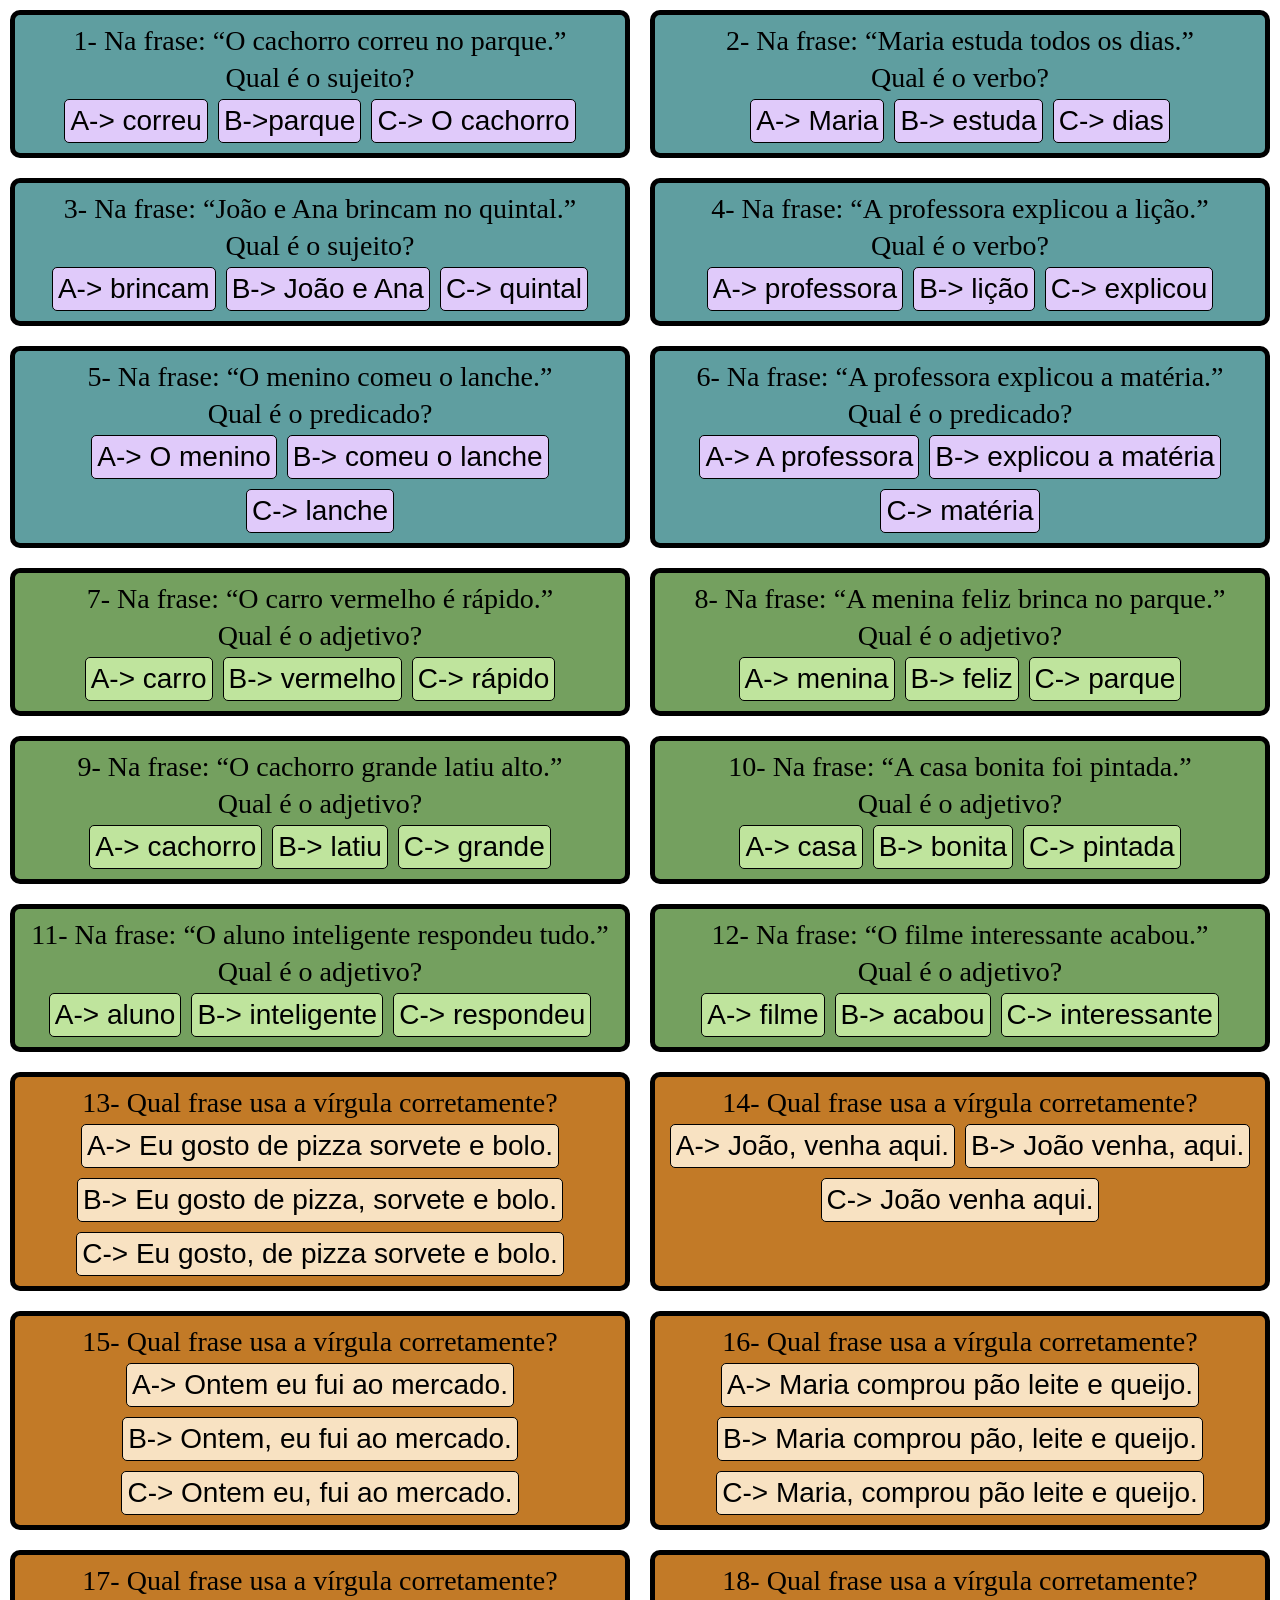
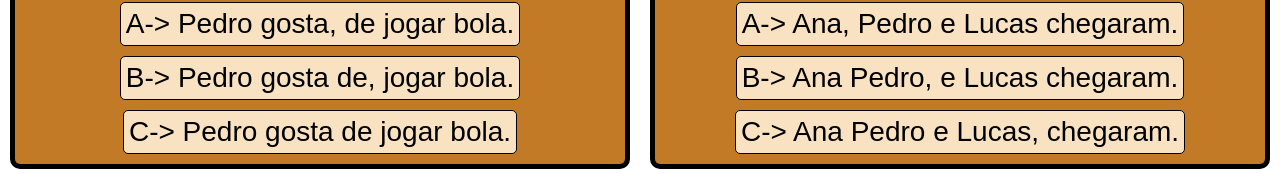
<file: index.html>
<!DOCTYPE html>

<html xmlns="http://www.w3.org/1999/xhtml">

<head>
	<meta http-equiv="Content-Type" content="text/html; charset=utf-8" />
	<title>Perguntas</title>
	<meta name="viewport" content="width=device-width, initial-scale=1.0">
	<link type="text/css" rel="stylesheet" href="./src/style.css" />
	<script type="text/javascript" src=""></script>
</head>

<body>
	<div class="container">
		<div class="ask-box ask-type1">
			<span>1- Na frase: “O cachorro correu no parque.”</span>
			<span>Qual é o sujeito?</span>
			<div class="respostas">
				<button onclick="opErrada(this)">A-> correu</button>
				<button onclick="opErrada(this)">B->parque</button>
				<button onclick="opCerta(this)" class="correta">C-> O cachorro</button>
			</div>
		</div>

		<div class="ask-box ask-type1">
			<span>2- Na frase: “Maria estuda todos os dias.”</span>
			<span>Qual é o verbo?</span>
			<div class="respostas">
				<button onclick="opErrada(this)">A-> Maria</button>
				<button onclick="opCerta(this)" class="correta">B-> estuda</button>
				<button onclick="opErrada(this)">C-> dias</button>
			</div>
		</div>

		<div class="ask-box ask-type1">
			<span>3- Na frase: “João e Ana brincam no quintal.”</span>
			<span>Qual é o sujeito?</span>
			<div class="respostas">
				<button onclick="opErrada(this)">A-> brincam</button>
				<button onclick="opCerta(this)" class="correta">B-> João e Ana</button>
				<button onclick="opErrada(this)">C-> quintal</button>
			</div>
		</div>

		<div class="ask-box ask-type1">
			<span>4- Na frase: “A professora explicou a lição.”</span>
			<span>Qual é o verbo?</span>
			<div class="respostas">
				<button onclick="opErrada(this)">A-> professora</button>
				<button onclick="opErrada(this)">B-> lição</button>
				<button onclick="opCerta(this)" class="correta">C-> explicou</button>
			</div>
		</div>

		<div class="ask-box ask-type1">
			<span>5- Na frase: “O menino comeu o lanche.”</span>
			<span>Qual é o predicado?</span>
			<div class="respostas">
				<button onclick="opErrada(this)">A-> O menino</button>
				<button onclick="opCerta(this)" class="correta">B-> comeu o lanche</button>
				<button onclick="opErrada(this)">C-> lanche</button>
			</div>
		</div>

		<div class="ask-box ask-type1">
			<span>6- Na frase: “A professora explicou a matéria.”</span>
			<span>Qual é o predicado?</span>
			<div class="respostas">
				<button onclick="opErrada(this)">A-> A professora</button>
				<button onclick="opCerta(this)" class="correta">B-> explicou a matéria</button>
				<button onclick="opErrada(this)">C-> matéria</button>
			</div>
		</div>

		<div class="ask-box ask-type2">
			<span>7- Na frase: “O carro vermelho é rápido.”</span>
			<span>Qual é o adjetivo?</span>
			<div class="respostas">
				<button onclick="opErrada(this)">A-> carro</button>
				<button onclick="opCerta(this)" class="correta">B-> vermelho</button>
				<button onclick="opErrada(this)">C-> rápido</button>
			</div>
		</div>

		<div class="ask-box ask-type2">
			<span>8- Na frase: “A menina feliz brinca no parque.”</span>
			<span>Qual é o adjetivo?</span>
			<div class="respostas">
				<button onclick="opErrada(this)">A-> menina</button>
				<button onclick="opCerta(this)" class="correta">B-> feliz</button>
				<button onclick="opErrada(this)">C-> parque</button>
			</div>
		</div>

		<div class="ask-box ask-type2">
			<span>9- Na frase: “O cachorro grande latiu alto.”</span>
			<span>Qual é o adjetivo?</span>
			<div class="respostas">
				<button onclick="opErrada(this)">A-> cachorro</button>
				<button onclick="opErrada(this)">B-> latiu</button>
				<button onclick="opCerta(this)" class="correta">C-> grande</button>
			</div>
		</div>

		<div class="ask-box ask-type2">
			<span>10- Na frase: “A casa bonita foi pintada.”</span>
			<span>Qual é o adjetivo?</span>
			<div class="respostas">
				<button onclick="opErrada(this)">A-> casa</button>
				<button onclick="opCerta(this)" class="correta">B-> bonita</button>
				<button onclick="opErrada(this)">C-> pintada</button>
			</div>
		</div>

		<div class="ask-box ask-type2">
			<span>11- Na frase: “O aluno inteligente respondeu tudo.”</span>
			<span>Qual é o adjetivo?</span>
			<div class="respostas">
				<button onclick="opErrada(this)">A-> aluno</button>
				<button onclick="opCerta(this)" class="correta">B-> inteligente</button>
				<button onclick="opErrada(this)">C-> respondeu</button>
			</div>
		</div>

		<div class="ask-box ask-type2">
			<span>12- Na frase: “O filme interessante acabou.”</span>
			<span>Qual é o adjetivo?</span>
			<div class="respostas">
				<button onclick="opErrada(this)">A-> filme</button>
				<button onclick="opErrada(this)">B-> acabou</button>
				<button onclick="opCerta(this)" class="correta">C-> interessante</button>
			</div>
		</div>

		<div class="ask-box ask-type3">
			<span>13- Qual frase usa a vírgula corretamente?</span>
			<div class="respostas">
				<button onclick="opErrada(this)">A-> Eu gosto de pizza sorvete e bolo.</button>
				<button onclick="opCerta(this)" class="correta">B-> Eu gosto de pizza, sorvete e bolo.</button>
				<button onclick="opErrada(this)">C-> Eu gosto, de pizza sorvete e bolo.</button>
			</div>
		</div>

		<div class="ask-box ask-type3">
			<span>14- Qual frase usa a vírgula corretamente?</span>
			<div class="respostas">
				<button onclick="opCerta(this)" class="correta">A-> João, venha aqui.</button>
				<button onclick="opErrada(this)">B-> João venha, aqui.</button>
				<button onclick="opErrada(this)">C-> João venha aqui.</button>
			</div>
		</div>

		<div class="ask-box ask-type3">
			<span>15- Qual frase usa a vírgula corretamente?</span>
			<div class="respostas">
				<button onclick="opErrada(this)">A-> Ontem eu fui ao mercado.</button>
				<button onclick="opCerta(this)" class="correta">B-> Ontem, eu fui ao mercado.</button>
				<button onclick="opErrada(this)">C-> Ontem eu, fui ao mercado.</button>
			</div>
		</div>

		<div class="ask-box ask-type3">
			<span>16- Qual frase usa a vírgula corretamente?</span>
			<div class="respostas">
				<button onclick="opErrada(this)">A-> Maria comprou pão leite e queijo.</button>
				<button onclick="opCerta(this)" class="correta">B-> Maria comprou pão, leite e queijo.</button>
				<button onclick="opErrada(this)">C-> Maria, comprou pão leite e queijo.</button>
			</div>
		</div>

		<div class="ask-box ask-type3">
			<span>17- Qual frase usa a vírgula corretamente?</span>
			<div class="respostas">
				<button onclick="opErrada(this)">A-> Pedro gosta, de jogar bola.</button>
				<button onclick="opErrada(this)">B-> Pedro gosta de, jogar bola.</button>
				<button onclick="opCerta(this)" class="correta">C-> Pedro gosta de jogar bola.</button>
			</div>
		</div>

		<div class="ask-box ask-type3">
			<span>18- Qual frase usa a vírgula corretamente?</span>
			<div class="respostas">
				<button onclick="opCerta(this)" class="correta">A-> Ana, Pedro e Lucas chegaram.</button>
				<button onclick="opErrada(this)">B-> Ana Pedro, e Lucas chegaram.</button>
				<button onclick="opErrada(this)">C-> Ana Pedro e Lucas, chegaram.</button>
			</div>
		</div>
	</div>

	<script>
		function opCerta(botao) {
			botao.classList.add("certo");
			desativarBotoes(botao);
		}

		function opErrada(botao) {
			botao.classList.add("errado");
			mostrarCorreta(botao);
			desativarBotoes(botao);
		}

		function desativarBotoes(botao) {
			const caixa = botao.closest(".ask-box");
			const botoes = caixa.querySelectorAll("button");

			botoes.forEach((botao) => {
				botao.disabled = true;
			});
		}

		function mostrarCorreta(botao) {
			const caixa = botao.closest(".ask-box");
			const botaoCerto = caixa.querySelector(".correta");

			botaoCerto.classList.add("certo");
		}
	</script>
</body>

</html>
</file>
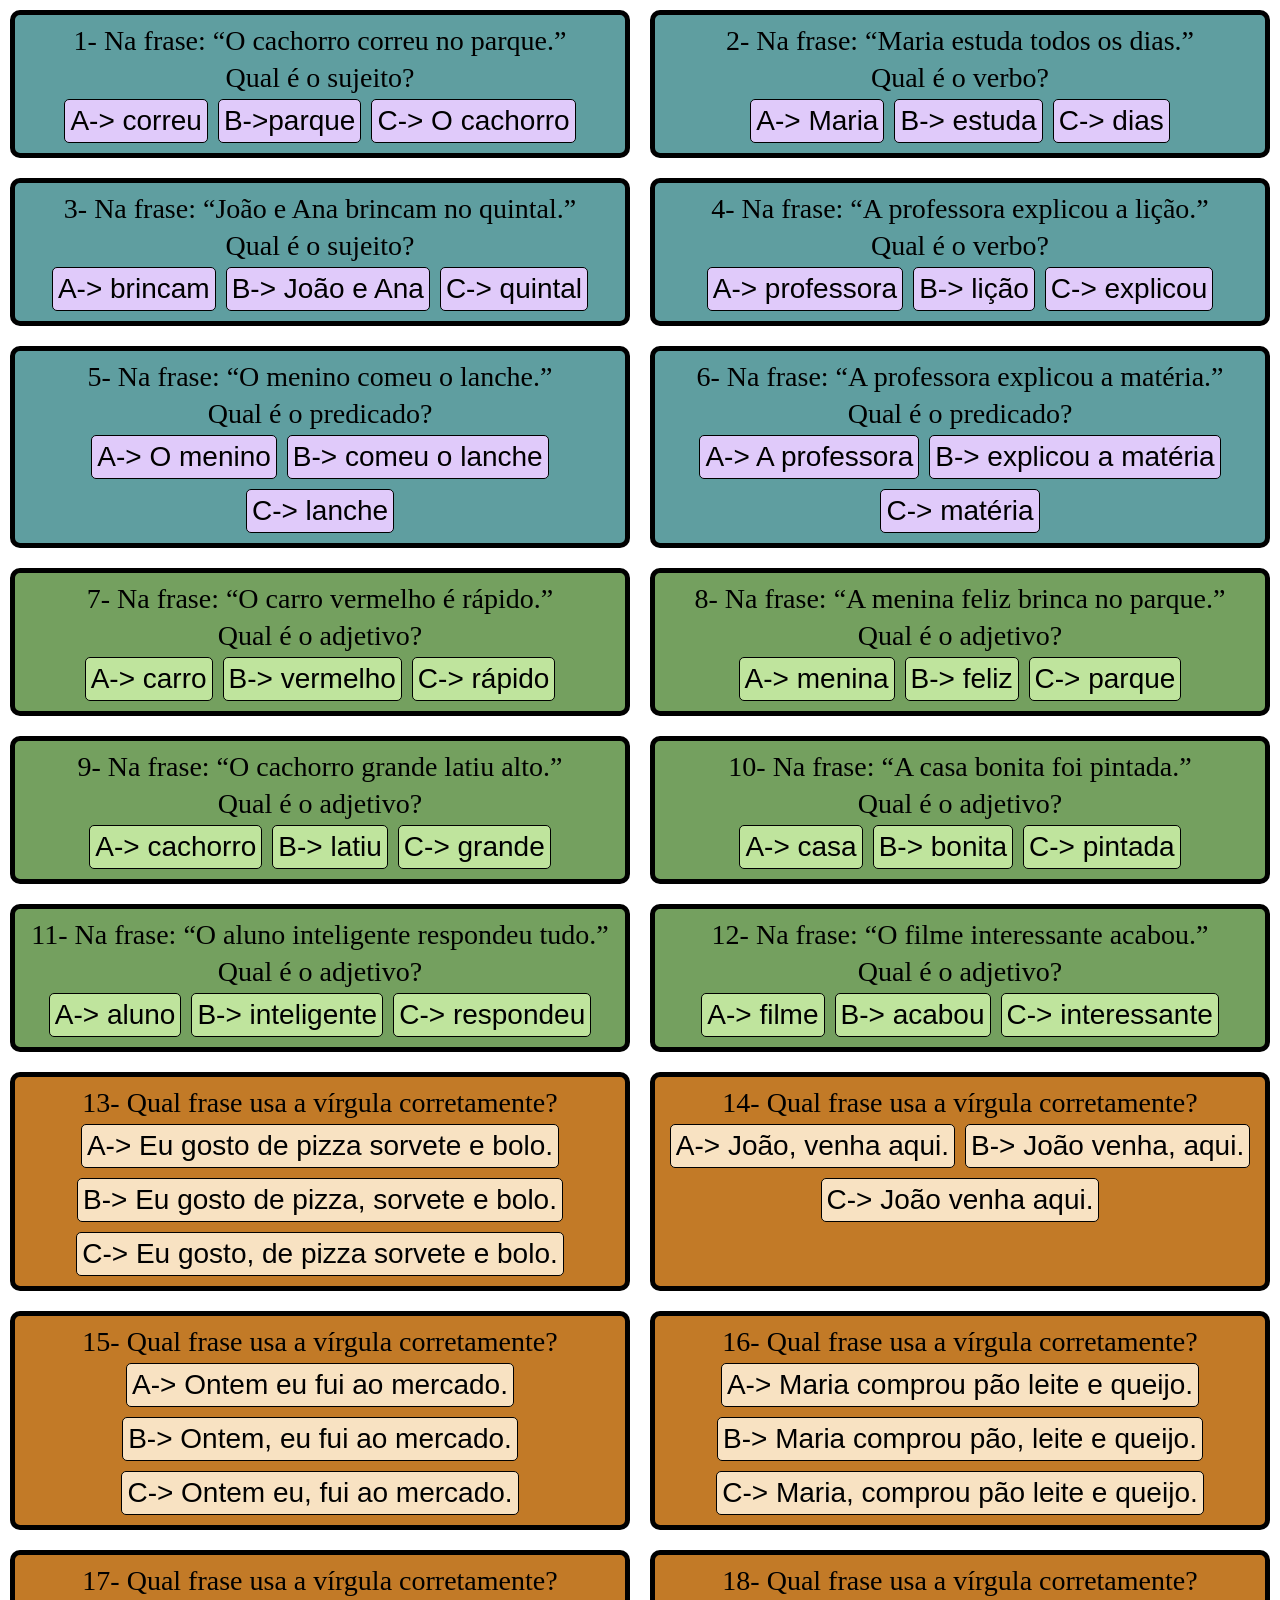
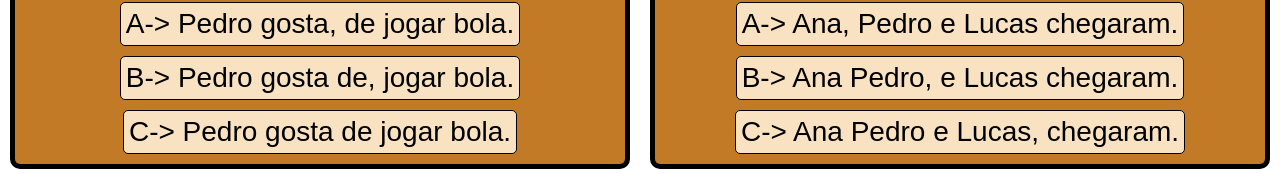
<file: src/index.html>
<!DOCTYPE html>

<html xmlns="http://www.w3.org/1999/xhtml">

<head>
	<meta http-equiv="Content-Type" content="text/html; charset=utf-8" />
	<title>Prototipo</title>
	<meta name="viewport" content="width=device-width, initial-scale=1.0">
	<link type="text/css" rel="stylesheet" href="style.css" />
	<script type="text/javascript" src=""></script>
</head>

<body>
	<div class="container">
		<div class="ask-box ask-type1">
			<span>1- Na frase: “O cachorro correu no parque.”</span>
			<span>Qual é o sujeito?</span>
			<div class="respostas">
				<button onclick="opErrada(this)">A-> correu</button>
				<button onclick="opErrada(this)">B->parque</button>
				<button onclick="opCerta(this)" class="correta">C-> O cachorro</button>
			</div>
		</div>

		<div class="ask-box ask-type1">
			<span>2- Na frase: “Maria estuda todos os dias.”</span>
			<span>Qual é o verbo?</span>
			<div class="respostas">
				<button onclick="opErrada(this)">A-> Maria</button>
				<button onclick="opCerta(this)" class="correta">B-> estuda</button>
				<button onclick="opErrada(this)">C-> dias</button>
			</div>
		</div>

		<div class="ask-box ask-type1">
			<span>3- Na frase: “João e Ana brincam no quintal.”</span>
			<span>Qual é o sujeito?</span>
			<div class="respostas">
				<button onclick="opErrada(this)">A-> brincam</button>
				<button onclick="opCerta(this)" class="correta">B-> João e Ana</button>
				<button onclick="opErrada(this)">C-> quintal</button>
			</div>
		</div>

		<div class="ask-box ask-type1">
			<span>4- Na frase: “A professora explicou a lição.”</span>
			<span>Qual é o verbo?</span>
			<div class="respostas">
				<button onclick="opErrada(this)">A-> professora</button>
				<button onclick="opErrada(this)">B-> lição</button>
				<button onclick="opCerta(this)" class="correta">C-> explicou</button>
			</div>
		</div>

		<div class="ask-box ask-type1">
			<span>5- Na frase: “O menino comeu o lanche.”</span>
			<span>Qual é o predicado?</span>
			<div class="respostas">
				<button onclick="opErrada(this)">A-> O menino</button>
				<button onclick="opCerta(this)" class="correta">B-> comeu o lanche</button>
				<button onclick="opErrada(this)">C-> lanche</button>
			</div>
		</div>

		<div class="ask-box ask-type1">
			<span>6- Na frase: “A professora explicou a matéria.”</span>
			<span>Qual é o predicado?</span>
			<div class="respostas">
				<button onclick="opErrada(this)">A-> A professora</button>
				<button onclick="opCerta(this)" class="correta">B-> explicou a matéria</button>
				<button onclick="opErrada(this)">C-> matéria</button>
			</div>
		</div>

		<div class="ask-box ask-type2">
			<span>7- Na frase: “O carro vermelho é rápido.”</span>
			<span>Qual é o adjetivo?</span>
			<div class="respostas">
				<button onclick="opErrada(this)">A-> carro</button>
				<button onclick="opCerta(this)" class="correta">B-> vermelho</button>
				<button onclick="opErrada(this)">C-> rápido</button>
			</div>
		</div>

		<div class="ask-box ask-type2">
			<span>8- Na frase: “A menina feliz brinca no parque.”</span>
			<span>Qual é o adjetivo?</span>
			<div class="respostas">
				<button onclick="opErrada(this)">A-> menina</button>
				<button onclick="opCerta(this)" class="correta">B-> feliz</button>
				<button onclick="opErrada(this)">C-> parque</button>
			</div>
		</div>

		<div class="ask-box ask-type2">
			<span>9- Na frase: “O cachorro grande latiu alto.”</span>
			<span>Qual é o adjetivo?</span>
			<div class="respostas">
				<button onclick="opErrada(this)">A-> cachorro</button>
				<button onclick="opErrada(this)">B-> latiu</button>
				<button onclick="opCerta(this)" class="correta">C-> grande</button>
			</div>
		</div>

		<div class="ask-box ask-type2">
			<span>10- Na frase: “A casa bonita foi pintada.”</span>
			<span>Qual é o adjetivo?</span>
			<div class="respostas">
				<button onclick="opErrada(this)">A-> casa</button>
				<button onclick="opCerta(this)" class="correta">B-> bonita</button>
				<button onclick="opErrada(this)">C-> pintada</button>
			</div>
		</div>

		<div class="ask-box ask-type2">
			<span>11- Na frase: “O aluno inteligente respondeu tudo.”</span>
			<span>Qual é o adjetivo?</span>
			<div class="respostas">
				<button onclick="opErrada(this)">A-> aluno</button>
				<button onclick="opCerta(this)" class="correta">B-> inteligente</button>
				<button onclick="opErrada(this)">C-> respondeu</button>
			</div>
		</div>

		<div class="ask-box ask-type2">
			<span>12- Na frase: “O filme interessante acabou.”</span>
			<span>Qual é o adjetivo?</span>
			<div class="respostas">
				<button onclick="opErrada(this)">A-> filme</button>
				<button onclick="opErrada(this)">B-> acabou</button>
				<button onclick="opCerta(this)" class="correta">C-> interessante</button>
			</div>
		</div>

		<div class="ask-box ask-type3">
			<span>13- Qual frase usa a vírgula corretamente?</span>
			<div class="respostas">
				<button onclick="opErrada(this)">A-> Eu gosto de pizza sorvete e bolo.</button>
				<button onclick="opCerta(this)" class="correta">B-> Eu gosto de pizza, sorvete e bolo.</button>
				<button onclick="opErrada(this)">C-> Eu gosto, de pizza sorvete e bolo.</button>
			</div>
		</div>

		<div class="ask-box ask-type3">
			<span>14- Qual frase usa a vírgula corretamente?</span>
			<div class="respostas">
				<button onclick="opCerta(this)" class="correta">A-> João, venha aqui.</button>
				<button onclick="opErrada(this)">B-> João venha, aqui.</button>
				<button onclick="opErrada(this)">C-> João venha aqui.</button>
			</div>
		</div>

		<div class="ask-box ask-type3">
			<span>15- Qual frase usa a vírgula corretamente?</span>
			<div class="respostas">
				<button onclick="opErrada(this)">A-> Ontem eu fui ao mercado.</button>
				<button onclick="opCerta(this)" class="correta">B-> Ontem, eu fui ao mercado.</button>
				<button onclick="opErrada(this)">C-> Ontem eu, fui ao mercado.</button>
			</div>
		</div>

		<div class="ask-box ask-type3">
			<span>16- Qual frase usa a vírgula corretamente?</span>
			<div class="respostas">
				<button onclick="opErrada(this)">A-> Maria comprou pão leite e queijo.</button>
				<button onclick="opCerta(this)" class="correta">B-> Maria comprou pão, leite e queijo.</button>
				<button onclick="opErrada(this)">C-> Maria, comprou pão leite e queijo.</button>
			</div>
		</div>

		<div class="ask-box ask-type3">
			<span>17- Qual frase usa a vírgula corretamente?</span>
			<div class="respostas">
				<button onclick="opErrada(this)">A-> Pedro gosta, de jogar bola.</button>
				<button onclick="opErrada(this)">B-> Pedro gosta de, jogar bola.</button>
				<button onclick="opCerta(this)" class="correta">C-> Pedro gosta de jogar bola.</button>
			</div>
		</div>

		<div class="ask-box ask-type3">
			<span>18- Qual frase usa a vírgula corretamente?</span>
			<div class="respostas">
				<button onclick="opCerta(this)" class="correta">A-> Ana, Pedro e Lucas chegaram.</button>
				<button onclick="opErrada(this)">B-> Ana Pedro, e Lucas chegaram.</button>
				<button onclick="opErrada(this)">C-> Ana Pedro e Lucas, chegaram.</button>
			</div>
		</div>
	</div>

	<script>
		function opCerta(botao) {
			botao.classList.add("certo");
			desativarBotoes(botao);
		}

		function opErrada(botao) {
			botao.classList.add("errado");
			mostrarCorreta(botao);
			desativarBotoes(botao);
		}

		function desativarBotoes(botao) {
			const caixa = botao.closest(".ask-box");
			const botoes = caixa.querySelectorAll("button");

			botoes.forEach((botao) => {
				botao.disabled = true;
			});
		}

		function mostrarCorreta(botao) {
			const caixa = botao.closest(".ask-box");
			const botaoCerto = caixa.querySelector(".correta");

			botaoCerto.classList.add("certo");
		}
	</script>
</body>

</html>
</file>
<file: src/style.css>
* {
  box-sizing: border-box;
  border: 0;
  margin: 0;
  padding: 0;
  font-size: 28px;
}

body {
  padding: 10px;
}

button {
  padding: 5px;
  border-radius: 5px;
  background-color: white;
  border: 1px solid black;
}

@media (hover: hover) {
  button:hover:not(.certo):not(.errado) {
    cursor: pointer;
    background-color: blue;
  }
}

.certo {
  background-color: green;
}

.errado {
  background-color: red;
}

.ask-box {
  display: flex;
  flex-direction: column;
  gap: 5px;
  border: 5px solid black;
  border-radius: 10px;
  padding: 10px;
  align-items: center;
}

.container {
  display: grid;
  grid-template-columns: repeat(auto-fit, minmax(min(100%, 500px), 1fr));
  gap: 20px;
}

.respostas {
  display: flex;
  flex-wrap: wrap;
  justify-content: center;
  gap: 10px;
}

.ask-type1 {
  background-color: cadetblue;
}

.ask-type1 button:not(.certo):not(.errado) {
  background-color: rgb(224, 202, 250);
}

.ask-type2 {
  background-color: rgb(116, 160, 95);
}

.ask-type2 button:not(.certo):not(.errado) {
  background-color: rgb(191, 228, 157);
}

.ask-type3 {
  background-color: rgb(194, 122, 39);
}

.ask-type3 button:not(.certo):not(.errado) {
  background-color: rgb(248, 226, 194);
}

@media (max-width: 600px) {
  * {
    font-size: 20px;
  }
  
  .container {
    gap: 10px;
  }
}
</file>
